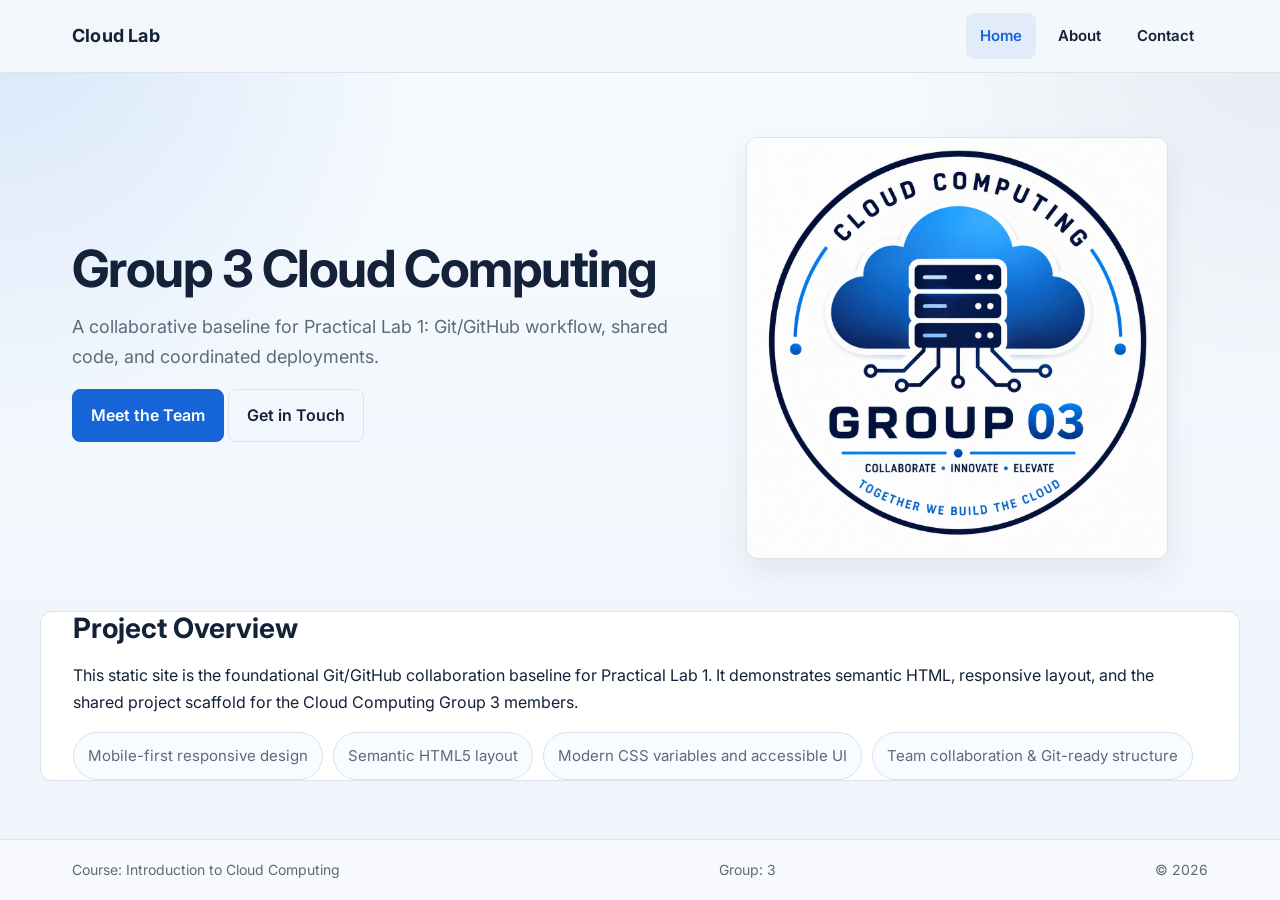
<file: index.html>
<!doctype html>
<html lang="en">
  <head>
    <meta charset="utf-8" />
    <meta name="viewport" content="width=device-width,initial-scale=1" />
    <title>Cloud Computing | Group 3</title>
    <link
      href="https://fonts.googleapis.com/css2?family=Inter:wght@300;400;600;700&display=swap"
      rel="stylesheet"
    />
    <link rel="stylesheet" href="style.css" />
  </head>
  <body>
    <header class="site-header">
      <div class="container header-inner">
        <div class="logo">Cloud Lab</div>

        <button
          class="nav-toggle"
          aria-label="Toggle navigation"
          aria-expanded="false"
        >
          <span class="hamburger"></span>
        </button>

        <nav class="main-nav" aria-label="Main navigation">
          <ul>
            <li><a href="index.html" class="nav-link">Home</a></li>
            <li><a href="about.html" class="nav-link">About</a></li>
            <li><a href="contact.html" class="nav-link">Contact</a></li>
          </ul>
        </nav>
      </div>
    </header>

    <main>
      <section class="hero">
        <div class="container hero-grid">
          <div class="hero-copy">
            <h1>Group 3 Cloud Computing</h1>
            <p class="lead">
              A collaborative baseline for Practical Lab 1: Git/GitHub workflow,
              shared code, and coordinated deployments.
            </p>
            <p>
              <a class="btn" href="about.html">Meet the Team</a>
              <a class="btn ghost" href="contact.html">Get in Touch</a>
            </p>
          </div>

          <figure class="hero-image" role="img" aria-label="Tech banner">
            <img
              src="images/group3.png"
              alt="Tech banner placeholder — cloud infrastructure"
            />
          </figure>
        </div>
      </section>

      <section class="project-info container">
        <h2>Project Overview</h2>
        <p>
          This static site is the foundational Git/GitHub collaboration baseline
          for Practical Lab 1. It demonstrates semantic HTML, responsive layout,
          and the shared project scaffold for the Cloud Computing Group 3
          members.
        </p>
        <ul class="quick-features">
          <li>Mobile-first responsive design</li>
          <li>Semantic HTML5 layout</li>
          <li>Modern CSS variables and accessible UI</li>
          <li>Team collaboration & Git-ready structure</li>
        </ul>
      </section>
    </main>

    <footer class="site-footer">
      <div class="container footer-inner">
        <div>Course: Introduction to Cloud Computing</div>
        <div>Group: 3</div>
        <div>© 2026</div>
      </div>
    </footer>

    <script>
      // Active nav + mobile toggle
      (function () {
        const links = document.querySelectorAll(".nav-link");
        const path = location.pathname.split("/").pop() || "index.html";
        links.forEach((a) => {
          if (a.getAttribute("href") === path) a.classList.add("active");
        });

        const toggle = document.querySelector(".nav-toggle");
        const nav = document.querySelector(".main-nav");
        toggle.addEventListener("click", () => {
          const expanded = toggle.getAttribute("aria-expanded") === "true";
          toggle.setAttribute("aria-expanded", String(!expanded));
          nav.classList.toggle("open");
        });
      })();
    </script>
  </body>
</html>
</file>
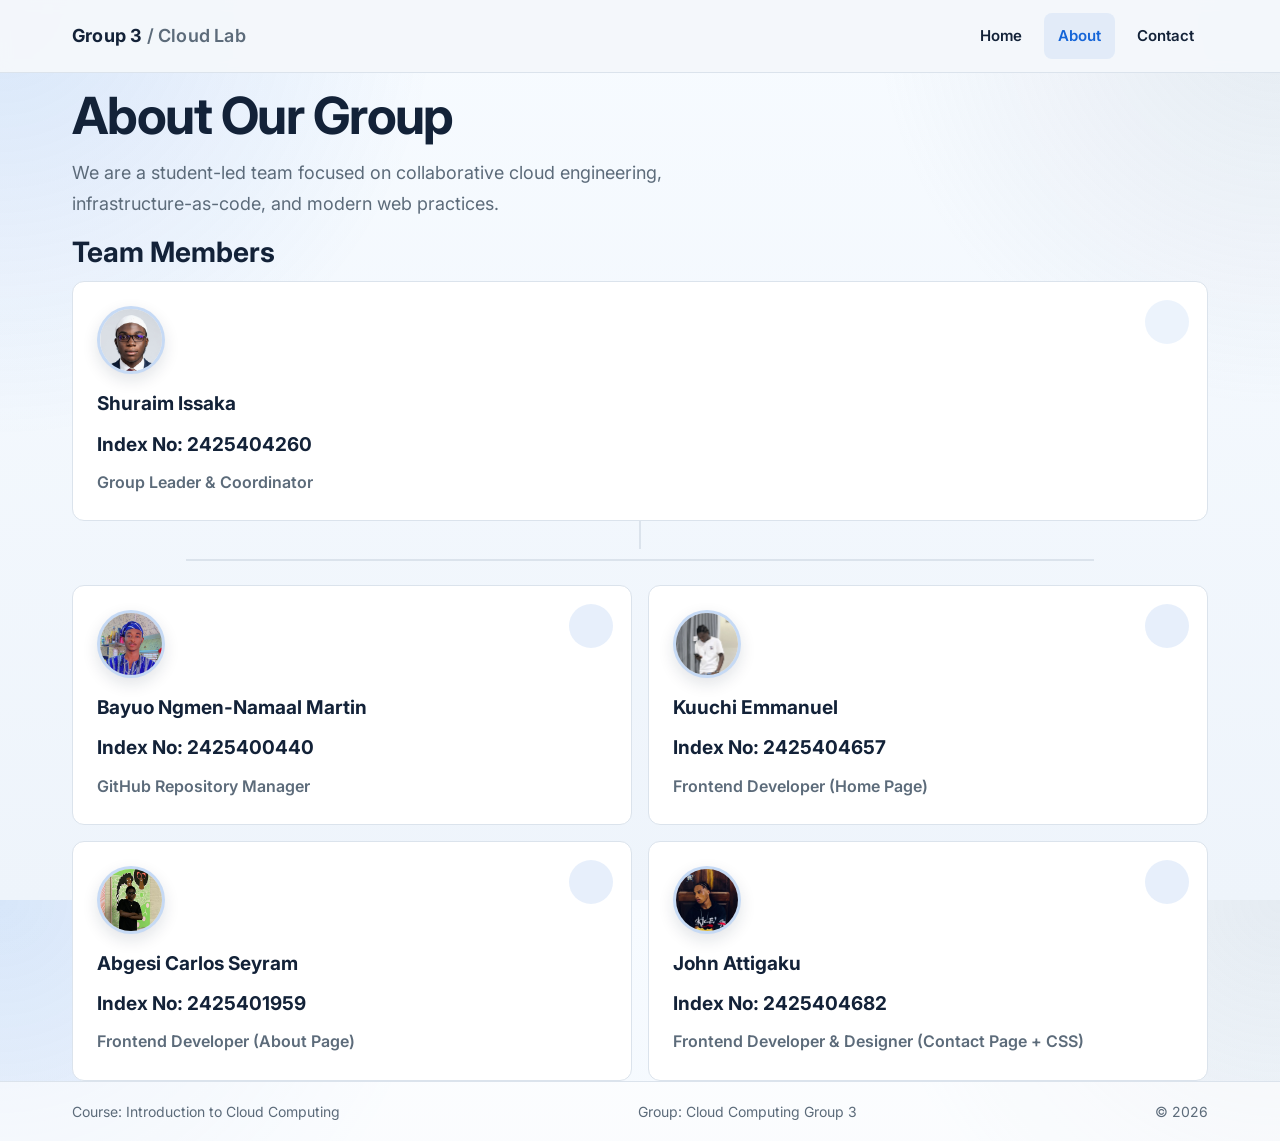
<file: about.html>
<!doctype html>
<html lang="en">
  <head>
    <meta charset="utf-8" />
    <meta name="viewport" content="width=device-width,initial-scale=1" />
    <title>About — Cloud Computing Group 3</title>
    <link
      href="https://fonts.googleapis.com/css2?family=Inter:wght@300;400;600;700&display=swap"
      rel="stylesheet"
    />
    <link rel="stylesheet" href="style.css" />
  </head>

  <body>
    <header class="site-header">
      <div class="container header-inner">
        <div class="logo">Group 3 <span class="muted">/ Cloud Lab</span></div>
        <button
          class="nav-toggle"
          aria-label="Toggle navigation"
          aria-expanded="false"
        >
          <span class="hamburger"></span>
        </button>
        <nav class="main-nav" aria-label="Main navigation">
          <ul>
            <li><a href="index.html" class="nav-link">Home</a></li>
            <li><a href="about.html" class="nav-link">About</a></li>
            <li><a href="contact.html" class="nav-link">Contact</a></li>
          </ul>
        </nav>
      </div>
    </header>

    <main>
      <section class="container about-intro">
        <h1>About Our Group</h1>
        <p class="lead">
          We are a student-led team focused on collaborative cloud engineering,
          infrastructure-as-code, and modern web practices.
        </p>
      </section>

      <section class="container members team-hierarchy">
        <h2>Team Members</h2>
        <div class="member-leader">
          <article class="member-card">
            <div class="member-avatar">
              <img src="images/shuraim.png" alt="Shuraim Issaka" />
            </div>
            <h3>Shuraim Issaka</h3>
            <h3>Index No: 2425404260</h3>
            <p class="role">Group Leader & Coordinator</p>
          </article>
        </div>

        <div class="member-branches">
          <article class="member-card">
            <div class="member-avatar">
              <img
                src="images/martin.png"
                alt="Team member photo placeholder"
              />
            </div>
            <h3>Bayuo Ngmen-Namaal Martin</h3>
            <h3>Index No: 2425400440</h3>
            <p class="role">GitHub Repository Manager</p>
          </article>

          <article class="member-card">
            <div class="member-avatar">
              <img
                src="images/manuel.png"
                alt="Team member photo placeholder"
              />
            </div>
            <h3>Kuuchi Emmanuel</h3>
            <h3>Index No: 2425404657</h3>
            <p class="role">Frontend Developer (Home Page)</p>
          </article>

          <article class="member-card">
            <div class="member-avatar">
              <img
                src="images/carlos.png"
                alt="Team member photo placeholder"
              />
            </div>
            <h3>Abgesi Carlos Seyram</h3>
            <h3>Index No: 2425401959</h3>
            <p class="role">Frontend Developer (About Page)</p>
          </article>

          <article class="member-card">
            <div class="member-avatar">
              <img src="images/john.png" alt="Team member photo placeholder" />
            </div>
            <h3>John Attigaku</h3>
            <h3>Index No: 2425404682</h3>
            <p class="role">
              Frontend Developer & Designer (Contact Page + CSS)
            </p>
          </article>
        </div>
      </section>
    </main>

    <footer class="site-footer">
      <div class="container footer-inner">
        <div>Course: Introduction to Cloud Computing</div>
        <div>Group: Cloud Computing Group 3</div>
        <div>© 2026</div>
      </div>
    </footer>

    <script>
      (function () {
        const links = document.querySelectorAll(".nav-link");
        const path = location.pathname.split("/").pop() || "index.html";
        links.forEach((a) => {
          if (a.getAttribute("href") === path) a.classList.add("active");
        });

        const toggle = document.querySelector(".nav-toggle");
        const nav = document.querySelector(".main-nav");
        toggle.addEventListener("click", () => {
          const expanded = toggle.getAttribute("aria-expanded") === "true";
          toggle.setAttribute("aria-expanded", String(!expanded));
          nav.classList.toggle("open");
        });
      })();
    </script>
  </body>
</html>
</file>
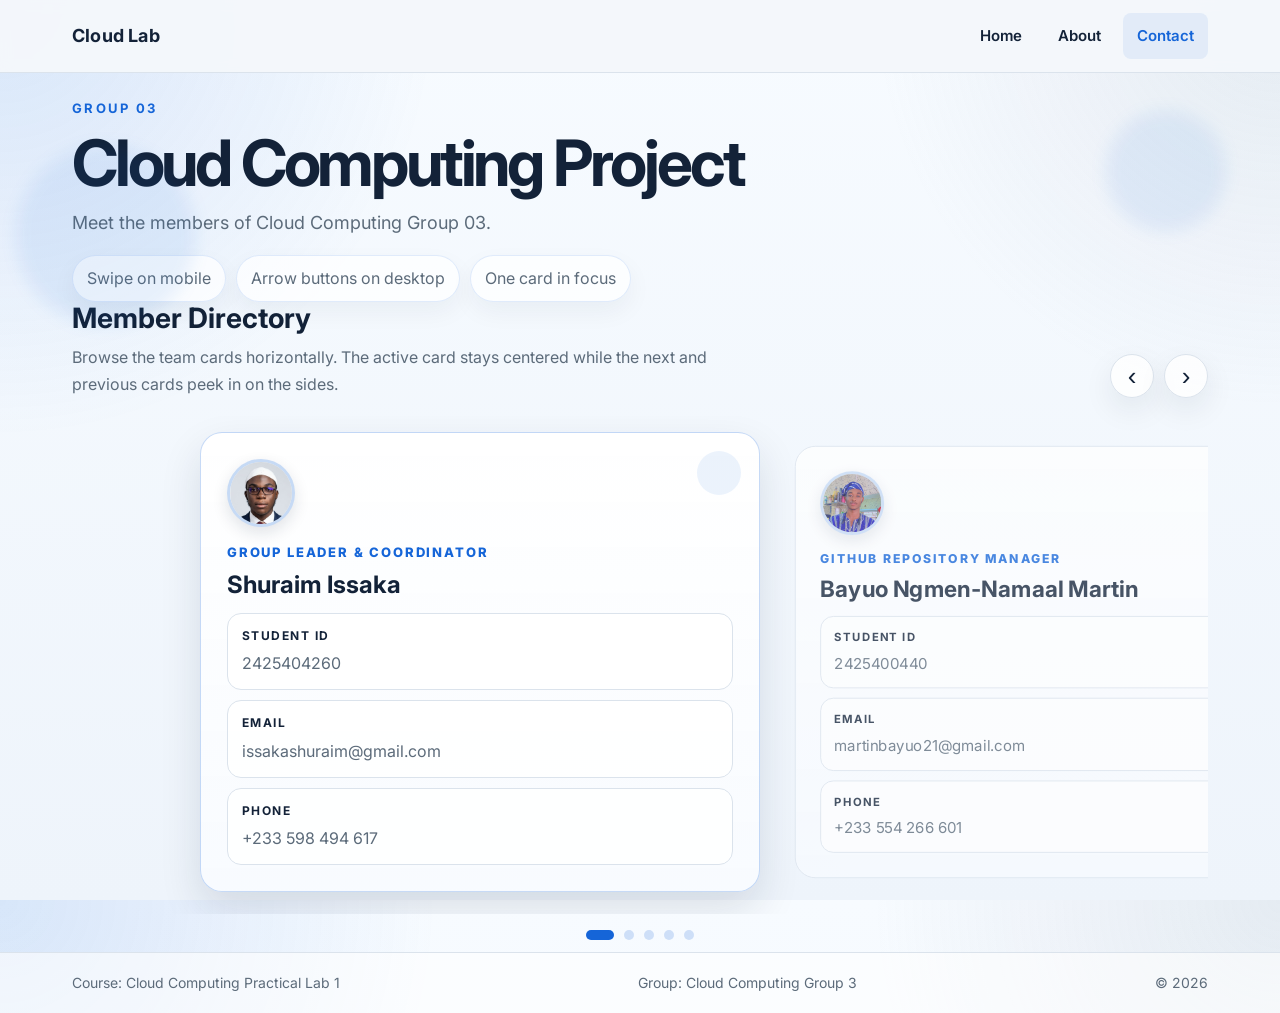
<file: contact.html>
<!doctype html>
<html lang="en">
  <head>
    <meta charset="utf-8" />
    <meta name="viewport" content="width=device-width,initial-scale=1" />
    <title>Contact — Cloud Computing Group 3</title>
    <link
      href="https://fonts.googleapis.com/css2?family=Inter:wght@300;400;600;700&display=swap"
      rel="stylesheet"
    />
    <link rel="stylesheet" href="style.css" />
  </head>

  <body>
    <header class="site-header">
      <div class="container header-inner">
        <div class="logo">Cloud Lab</div>
        <button
          class="nav-toggle"
          aria-label="Toggle navigation"
          aria-expanded="false"
        >
          <span class="hamburger"></span>
        </button>
        <nav class="main-nav" aria-label="Main navigation">
          <ul>
            <li><a href="index.html" class="nav-link">Home</a></li>
            <li><a href="about.html" class="nav-link">About</a></li>
            <li><a href="contact.html" class="nav-link">Contact</a></li>
          </ul>
        </nav>
      </div>
    </header>

    <main class="contact-page">
      <section class="contact-hero container">
        <p class="eyebrow">Group 03</p>
        <h1>Cloud Computing Project</h1>
        <p class="lead">Meet the members of Cloud Computing Group 03.</p>
        <div class="hero-chips" aria-label="Contact page highlights">
          <span>Swipe on mobile</span>
          <span>Arrow buttons on desktop</span>
          <span>One card in focus</span>
        </div>
      </section>

      <section
        class="container carousel-section"
        aria-label="Team member contact carousel"
      >
        <div class="carousel-header">
          <div>
            <h2>Member Directory</h2>
            <p>
              Browse the team cards horizontally. The active card stays centered
              while the next and previous cards peek in on the sides.
            </p>
          </div>
          <div class="carousel-actions">
            <button
              class="carousel-arrow"
              type="button"
              data-carousel-prev
              aria-label="Previous member"
            >
              ‹
            </button>
            <button
              class="carousel-arrow"
              type="button"
              data-carousel-next
              aria-label="Next member"
            >
              ›
            </button>
          </div>
        </div>

        <div class="carousel-viewport" data-carousel-viewport>
          <ol class="carousel-track" data-carousel-track>
            <li class="carousel-item">
              <article
                class="member-card contact-member-card"
                data-carousel-card
              >
                <div class="member-avatar">
                  <img src="images/shuraim.png" alt="Shuraim Issaka" />
                </div>
                <p class="contact-role">Group Leader & Coordinator</p>
                <h3>Shuraim Issaka</h3>
                <ul class="member-details">
                  <li><span>Student ID</span> 2425404260</li>
                  <li><span>Email</span> issakashuraim@gmail.com</li>
                  <li><span>Phone</span> +233 598 494 617</li>
                </ul>
              </article>
            </li>

            <li class="carousel-item">
              <article
                class="member-card contact-member-card"
                data-carousel-card
              >
                <div class="member-avatar">
                  <img src="images/martin.png" alt="Bayuo Ngmen-Namaal Martin" />
                </div>
                <p class="contact-role">GitHub Repository Manager</p>
                <h3>Bayuo Ngmen-Namaal Martin</h3>
                <ul class="member-details">
                  <li><span>Student ID</span> 2425400440</li>
                  <li><span>Email</span> martinbayuo21@gmail.com</li>
                  <li><span>Phone</span> +233 554 266 601</li>
                </ul>
              </article>
            </li>

            <li class="carousel-item">
              <article
                class="member-card contact-member-card"
                data-carousel-card
              >
                <div class="member-avatar">
                  <img src="images/manuel.png" alt="Kuuchi Emmanuel" />
                </div>
                <p class="contact-role">Frontend Developer</p>
                <h3>Kuuchi Emmanuel</h3>
                <ul class="member-details">
                  <li><span>Student ID</span> 2425404657</li>
                  <li><span>Email</span> kuuchi.emmanuel@group03.edu</li>
                  <li><span>Phone</span> +233 500 000 003</li>
                </ul>
              </article>
            </li>

            <li class="carousel-item">
              <article
                class="member-card contact-member-card"
                data-carousel-card
              >
                <div class="member-avatar">
                  <img src="images/carlos.png" alt="Abgesi Carlos Seyram" />
                </div>
                <p class="contact-role">Frontend Developer</p>
                <h3>Abgesi Carlos Seyram</h3>
                <ul class="member-details">
                  <li><span>Student ID</span> 2425401959</li>
                  <li><span>Email</span> seyramagbesi91@gmail.com</li>
                  <li><span>Phone</span> +233 599 242 152</li>
                </ul>
              </article>
            </li>

            <li class="carousel-item">
              <article
                class="member-card contact-member-card"
                data-carousel-card
              >
                <div class="member-avatar">
                  <img src="images/john.png" alt="John Attigaku" />
                </div>
                <p class="contact-role">Frontend Developer & Designer</p>
                <h3>John Attigaku</h3>
                <ul class="member-details">
                  <li><span>Student ID</span> 2425404682</li>
                  <li><span>Email</span> john.attigaku@group03.edu</li>
                  <li><span>Phone</span> +233 500 000 005</li>
                </ul>
              </article>
            </li>
          </ol>
        </div>

        <div
          class="carousel-dots"
          data-carousel-dots
          aria-label="Carousel pagination"
        ></div>
      </section>
    </main>

    <footer class="site-footer">
      <div class="container footer-inner">
        <div>Course: Cloud Computing Practical Lab 1</div>
        <div>Group: Cloud Computing Group 3</div>
        <div>© 2026</div>
      </div>
    </footer>

    <script src="script.js"></script>
  </body>
</html>
</file>
<file: style.css>
:root {
  --accent: #1565d8;
  --accent-dark: #0f4fa8;
  --bg: #f4f7fb;
  --panel: #ffffff;
  --text: #132238;
  --muted: #5c6b7a;
  --border: #dbe3ec;
  --shadow: 0 12px 30px rgba(19, 34, 56, 0.08);
  --container-width: 1200px;
  --transition: 180ms ease;
}

* {
  box-sizing: border-box;
}

html, body {
  height: 100%;
}

body {
  min-height: 100vh;
  display: flex;
  flex-direction: column;
  margin: 0;
  background:
    radial-gradient(circle at top left, rgba(21, 101, 216, 0.14), transparent 28%),
    radial-gradient(circle at top right, rgba(148, 163, 184, 0.18), transparent 26%),
    linear-gradient(180deg, #f7fbff 0%, #eef4fb 100%);
  color: var(--text);
  font-family: Inter, system-ui, -apple-system, "Segoe UI", Roboto, Arial, sans-serif;
  line-height: 1.7;
  font-size: 16px;
}

a {
  color: inherit;
}

img {
  max-width: 100%;
  display: block;
}

.container {
  max-width: var(--container-width);
  margin: 0 auto;
  padding: 0 24px;
}

main {
  flex: 1;
  padding-top: 12px;
}

.site-header {
  position: sticky;
  top: 0;
  z-index: 40;
  background: rgba(244, 247, 251, 0.96);
  border-bottom: 1px solid var(--border);
  backdrop-filter: blur(6px);
}

.header-inner {
  min-height: 72px;
  display: flex;
  align-items: center;
  gap: 16px;
}

.logo {
  font-size: 18px;
  font-weight: 700;
  letter-spacing: 0.2px;
}

.logo .muted {
  color: var(--muted);
  font-weight: 600;
}

.main-nav {
  margin-left: auto;
}

.main-nav ul {
  list-style: none;
  display: flex;
  gap: 8px;
  margin: 0;
  padding: 0;
}

.nav-link {
  display: inline-block;
  padding: 10px 14px;
  border-radius: 8px;
  text-decoration: none;
  font-size: 15px;
  font-weight: 600;
  color: var(--text);
  transition: background-color var(--transition), color var(--transition), transform var(--transition);
}

.nav-link:hover,
.nav-link:focus-visible,
.nav-link.active {
  background: rgba(21, 101, 216, 0.08);
  color: var(--accent);
}

.nav-link:hover {
  transform: translateY(-1px);
}

.nav-toggle {
  display: none;
  margin-left: auto;
  width: 42px;
  height: 42px;
  border: 1px solid var(--border);
  border-radius: 8px;
  background: var(--panel);
  cursor: pointer;
}

.hamburger {
  width: 18px;
  height: 2px;
  margin: 0 auto;
  background: var(--text);
  display: block;
  position: relative;
}

.hamburger::before,
.hamburger::after {
  content: "";
  position: absolute;
  left: 0;
  width: 18px;
  height: 2px;
  background: var(--text);
}

.hamburger::before {
  top: -6px;
}

.hamburger::after {
  top: 6px;
}

.hero,
.members,
.project-info,
.contact-grid,
.about-intro {
  padding: 36px 0;
}

.hero-grid,
.contact-grid {
  display: grid;
  grid-template-columns: 1fr;
  gap: 20px;
  align-items: center;
}

.hero-copy h1,
.about-intro h1,
.contact-card h1 {
  margin: 0 0 12px;
  font-size: clamp(32px, 4vw, 54px);
  line-height: 1.2;
  letter-spacing: -0.03em;
}

.lead {
  margin: 0 0 16px;
  color: var(--muted);
  font-size: 18px;
  max-width: 62ch;
}

.hero-image img {
  width: 100%;
  border-radius: 12px;
  box-shadow: var(--shadow);
  border: 1px solid var(--border);
}

.project-info,
.contact-card,
.contact-side,
.member-card {
  background: var(--panel);
  border: 1px solid var(--border);
  border-radius: 12px;
  <!-- box-shadow: var(--shadow); -->
}

.project-info {
  padding: 28px;
}

.project-info h2,
.members h2,
.contact-side h2 {
  margin: 0 0 12px;
  font-size: 28px;
  line-height: 1.2;
}

.quick-features {
  list-style: none;
  margin: 16px 0 0;
  padding: 0;
  display: flex;
  flex-wrap: wrap;
  gap: 10px;
}

.quick-features li {
  padding: 10px 14px;
  background: #f8fbff;
  border: 1px solid var(--border);
  border-radius: 999px;
  color: var(--muted);
  font-size: 15px;
}

.btn {
  display: inline-block;
  padding: 12px 18px;
  border-radius: 8px;
  border: 1px solid var(--accent);
  background: var(--accent);
  color: #fff;
  text-decoration: none;
  font-weight: 600;
  font-size: 16px;
  cursor: pointer;
  transition: background-color var(--transition), border-color var(--transition), transform var(--transition);
}

.btn:hover,
.btn:focus-visible {
  background: var(--accent-dark);
  border-color: var(--accent-dark);
  transform: translateY(-1px);
}

.btn.ghost {
  background: transparent;
  color: var(--text);
  border-color: var(--border);
}

.btn.ghost:hover,
.btn.ghost:focus-visible {
  background: #eef4fb;
  color: var(--text);
  border-color: var(--border);
}

.member-grid {
  display: grid;
  grid-template-columns: 1fr;
  gap: 16px;
}

.team-hierarchy {
  position: relative;
}

.member-leader {
  position: relative;
  padding-bottom: 28px;
  margin-bottom: 10px;
}

.member-leader::after {
  content: "";
  position: absolute;
  left: 50%;
  bottom: 0;
  width: 2px;
  height: 28px;
  background: var(--border);
  transform: translateX(-50%);
}

.member-branches {
  position: relative;
  display: grid;
  grid-template-columns: 1fr;
  gap: 16px;
  padding-top: 26px;
}

.member-branches::before {
  content: "";
  position: absolute;
  top: 0;
  left: 10%;
  right: 10%;
  height: 2px;
  background: var(--border);
}

.member-branches .member-card::before {
  background: rgba(21, 101, 216, 0.1);
}

.member-grid .member-card:first-child {
  border-left: 4px solid var(--accent);
}

.member-grid .member-card:first-child h3 {
  font-size: 20px;
}

.member-card {
  position: relative;
  padding: 24px;
  overflow: hidden;
}

.member-avatar {
  width: 68px;
  height: 68px;
  margin-bottom: 14px;
  border-radius: 50%;
  overflow: hidden;
  border: 3px solid rgba(21, 101, 216, 0.18);
  box-shadow: 0 6px 16px rgba(19, 34, 56, 0.12);
  background: #eef4fb;
}

.member-avatar img {
  width: 100%;
  height: 100%;
  object-fit: cover;
}

.member-card::before {
  content: "";
  position: absolute;
  top: 18px;
  right: 18px;
  width: 44px;
  height: 44px;
  border-radius: 50%;
  background: rgba(21, 101, 216, 0.08);
}

.member-card h3 {
  margin: 0 0 8px;
  font-size: 19px;
}

.role {
  margin: 0;
  color: var(--muted);
  font-weight: 600;
}

.contact-card {
  padding: 28px;
}

.contact-grid {
  padding-left: 0;
  padding-right: 0;
}

.contact-form label {
  display: block;
  margin-top: 14px;
  margin-bottom: 6px;
  font-size: 15px;
  font-weight: 600;
}

.contact-form input,
.contact-form textarea {
  width: 100%;
  padding: 12px 14px;
  border: 1px solid var(--border);
  border-radius: 8px;
  background: #fff;
  color: var(--text);
  font: inherit;
}

.contact-form input:focus,
.contact-form textarea:focus {
  outline: 2px solid rgba(21, 101, 216, 0.18);
  border-color: var(--accent);
}

.form-actions {
  margin-top: 16px;
  display: flex;
  flex-wrap: wrap;
  gap: 10px;
}

.contact-side {
  padding: 28px;
  align-self: start;
}

.contact-intro {
  padding: 28px;
}

.contact-side-header {
  display: flex;
  justify-content: space-between;
  gap: 16px;
  align-items: flex-start;
  margin-bottom: 16px;
}

.contact-side-header p {
  margin: 6px 0 0;
  color: var(--muted);
}

.contact-directory {
  display: grid;
  gap: 16px;
  grid-template-columns: 1fr;
}

.contact-panel {
  background: #f8fbff;
  border: 1px solid var(--border);
  border-radius: 12px;
  padding: 22px;
}

.contact-panel h3 {
  margin: 0 0 14px;
  font-size: 21px;
}

.contact-role {
  margin: 0 0 8px;
  color: var(--accent);
  font-size: 14px;
  font-weight: 700;
  text-transform: uppercase;
  letter-spacing: 0.04em;
}

.contact-list {
  list-style: none;
  margin: 12px 0 0;
  padding: 0;
}

.contact-list li + li {
  margin-top: 10px;
}

.contact-list li {
  padding: 13px 14px;
  border: 1px solid var(--border);
  border-radius: 8px;
  background: #f8fbff;
  color: var(--muted);
}

.contact-list span {
  display: inline-block;
  min-width: 72px;
  color: var(--text);
  font-weight: 600;
}

.site-footer {
  margin-top: auto;
  padding: 18px 0;
  border-top: 1px solid var(--border);
  color: var(--muted);
  background: rgba(255, 255, 255, 0.6);
}

.contact-page {
  padding: 24px 0 12px;
}

.contact-hero {
  position: relative;
  padding: 32px 24px 10px;
}

.contact-hero::before,
.contact-hero::after {
  content: "";
  position: absolute;
  inset: auto;
  border-radius: 999px;
  background: rgba(21, 101, 216, 0.08);
  filter: blur(8px);
  pointer-events: none;
}

.contact-hero::before {
  width: 120px;
  height: 120px;
  top: 14px;
  right: 14px;
}

.contact-hero::after {
  width: 180px;
  height: 180px;
  left: -24px;
  bottom: -24px;
}

.eyebrow {
  margin: 0 0 10px;
  color: var(--accent);
  text-transform: uppercase;
  letter-spacing: 0.18em;
  font-size: 13px;
  font-weight: 700;
}

.contact-hero h1 {
  margin: 0;
  font-size: clamp(38px, 5vw, 68px);
  line-height: 1.05;
  letter-spacing: -0.05em;
}

.contact-hero .lead {
  margin-top: 12px;
  margin-bottom: 16px;
}

.hero-chips {
  display: flex;
  flex-wrap: wrap;
  gap: 10px;
}

.hero-chips span {
  padding: 9px 14px;
  border: 1px solid rgba(21, 101, 216, 0.12);
  border-radius: 999px;
  background: rgba(255, 255, 255, 0.72);
  color: var(--muted);
  box-shadow: 0 10px 24px rgba(19, 34, 56, 0.05);
}

.carousel-section {
  padding-top: 18px;
  padding-bottom: 18px;
}

.carousel-header {
  display: flex;
  align-items: flex-end;
  justify-content: space-between;
  gap: 18px;
  margin-bottom: 18px;
}

.carousel-header h2 {
  margin: 0 0 8px;
  font-size: 28px;
  line-height: 1.2;
}

.carousel-header p {
  margin: 0;
  max-width: 64ch;
  color: var(--muted);
}

.carousel-actions {
  display: flex;
  gap: 10px;
  flex-shrink: 0;
}

.carousel-arrow {
  width: 44px;
  height: 44px;
  border: 1px solid var(--border);
  border-radius: 999px;
  background: rgba(255, 255, 255, 0.82);
  color: var(--text);
  font-size: 26px;
  line-height: 1;
  cursor: pointer;
  box-shadow: var(--shadow);
  transition: transform var(--transition), background-color var(--transition), border-color var(--transition);
}

.carousel-arrow:hover,
.carousel-arrow:focus-visible {
  transform: translateY(-1px);
  background: #eef4fb;
  border-color: rgba(21, 101, 216, 0.3);
}

.carousel-viewport {
  overflow-x: auto;
  overflow-y: hidden;
  padding: 10px 0 16px;
  scroll-snap-type: x mandatory;
  scroll-behavior: smooth;
  scrollbar-width: none;
  -webkit-overflow-scrolling: touch;
}

.carousel-viewport::-webkit-scrollbar {
  display: none;
}

.carousel-track {
  display: flex;
  gap: 18px;
  margin: 0;
  padding: 6px clamp(18px, 10vw, 140px);
  list-style: none;
}

.carousel-item {
  flex: 0 0 clamp(280px, 78vw, 520px);
  scroll-snap-align: center;
}

.contact-member-card {
  height: 100%;
  padding: 26px;
  border-radius: 22px;
  background:
    linear-gradient(180deg, rgba(255, 255, 255, 0.94), rgba(248, 251, 255, 0.98));
  transform: scale(0.94);
  opacity: 0.76;
  transition: transform 260ms ease, opacity 260ms ease, box-shadow var(--transition), border-color var(--transition);
}

.contact-member-card.is-active {
  transform: scale(1);
  opacity: 1;
  border-color: rgba(21, 101, 216, 0.24);
  box-shadow: 0 18px 42px rgba(19, 34, 56, 0.12);
}

.contact-member-card:hover {
  border-color: rgba(21, 101, 216, 0.24);
}

.profile-avatar {
  width: 84px;
  height: 84px;
  display: grid;
  place-items: center;
  border-radius: 50%;
  margin-bottom: 16px;
  color: #fff;
  font-size: 24px;
  font-weight: 700;
  letter-spacing: 0.08em;
  box-shadow: 0 14px 26px rgba(19, 34, 56, 0.18);
}

.avatar-a { background: linear-gradient(135deg, #1565d8, #4f8ff7); }
.avatar-b { background: linear-gradient(135deg, #0f4fa8, #7aa9ff); }
.avatar-c { background: linear-gradient(135deg, #1d72e8, #5cc0ff); }
.avatar-d { background: linear-gradient(135deg, #124a96, #7ed3ff); }
.avatar-e { background: linear-gradient(135deg, #0d5b8f, #54b6f8); }

.contact-role {
  margin: 0 0 8px;
  color: var(--accent);
  font-size: 13px;
  font-weight: 800;
  text-transform: uppercase;
  letter-spacing: 0.14em;
}

.contact-member-card h3 {
  margin: 0 0 14px;
  font-size: 24px;
  line-height: 1.15;
}

.member-details {
  list-style: none;
  margin: 0;
  padding: 0;
  display: grid;
  gap: 10px;
}

.member-details li {
  padding: 12px 14px;
  border-radius: 14px;
  background: rgba(255, 255, 255, 0.9);
  border: 1px solid var(--border);
  color: var(--muted);
}

.member-details span {
  display: block;
  margin-bottom: 4px;
  color: var(--text);
  font-size: 12px;
  font-weight: 700;
  text-transform: uppercase;
  letter-spacing: 0.12em;
}

.member-bio {
  margin: 16px 0 0;
  color: var(--muted);
  font-size: 15px;
}

.carousel-dots {
  display: flex;
  justify-content: center;
  gap: 10px;
  margin-top: 16px;
}

.carousel-dot {
  width: 10px;
  height: 10px;
  padding: 0;
  border: 0;
  border-radius: 999px;
  background: rgba(21, 101, 216, 0.18);
  cursor: pointer;
  transition: transform var(--transition), background-color var(--transition), width var(--transition);
}

.carousel-dot.is-active {
  width: 28px;
  background: var(--accent);
}

.carousel-dot:hover,
.carousel-dot:focus-visible {
  transform: scale(1.08);
}

.footer-inner {
  display: flex;
  flex-direction: column;
  gap: 6px;
  align-items: center;
  text-align: center;
  font-size: 14px;
}

@media (min-width: 720px) {
  .hero-grid {
    grid-template-columns: 1.1fr 0.9fr;
  }

  .member-grid {
    grid-template-columns: repeat(6, 1fr);
  }

  .member-grid .member-card:first-child {
    grid-column: 1 / -1;
  }

  .member-branches {
    grid-template-columns: repeat(2, minmax(0, 1fr));
  }

  .member-branches .member-card {
    min-height: 100%;
  }

  .member-grid .member-card:nth-child(2),
  .member-grid .member-card:nth-child(3),
  .member-grid .member-card:nth-child(4),
  .member-grid .member-card:nth-child(5) {
    grid-column: span 3;
  }

  .team-hierarchy .member-branches .member-card {
    grid-column: auto;
  }

  .contact-grid {
    grid-template-columns: 1.2fr 0.8fr;
  }

  .carousel-item {
    flex-basis: clamp(340px, 46vw, 560px);
  }

  .container {
    padding: 0 32px;
  }

  .footer-inner {
    flex-direction: row;
    justify-content: space-between;
    text-align: left;
  }
}

@media (max-width: 719px) {
  .nav-toggle {
    display: block;
  }

  .main-nav {
    display: none;
  }

  .main-nav.open {
    display: block;
    position: absolute;
    top: 72px;
    right: 20px;
    left: 20px;
    background: var(--panel);
    border: 1px solid var(--border);
    border-radius: 12px;
    box-shadow: var(--shadow);
    padding: 12px;
  }

  .main-nav.open ul {
    flex-direction: column;
  }

  .hero-copy h1,
  .about-intro h1,
  .contact-card h1 {
    font-size: 30px;
  }

  .member-leader::after {
    height: 20px;
  }

  .member-branches {
    padding-top: 20px;
  }

  .container {
    padding: 0 20px;
  }

  .lead {
    font-size: 17px;
  }

  .carousel-header {
    flex-direction: column;
    align-items: flex-start;
  }

  .carousel-track {
    padding-inline: 12px;
  }

  .carousel-item {
    flex-basis: 84vw;
  }
}

@media (hover: hover) and (pointer: fine) {
  .contact-member-card:hover {
    transform: translateY(-6px) scale(0.97);
  }

  .contact-member-card.is-active:hover {
    transform: translateY(-4px) scale(1.01);
  }
}
</file>
